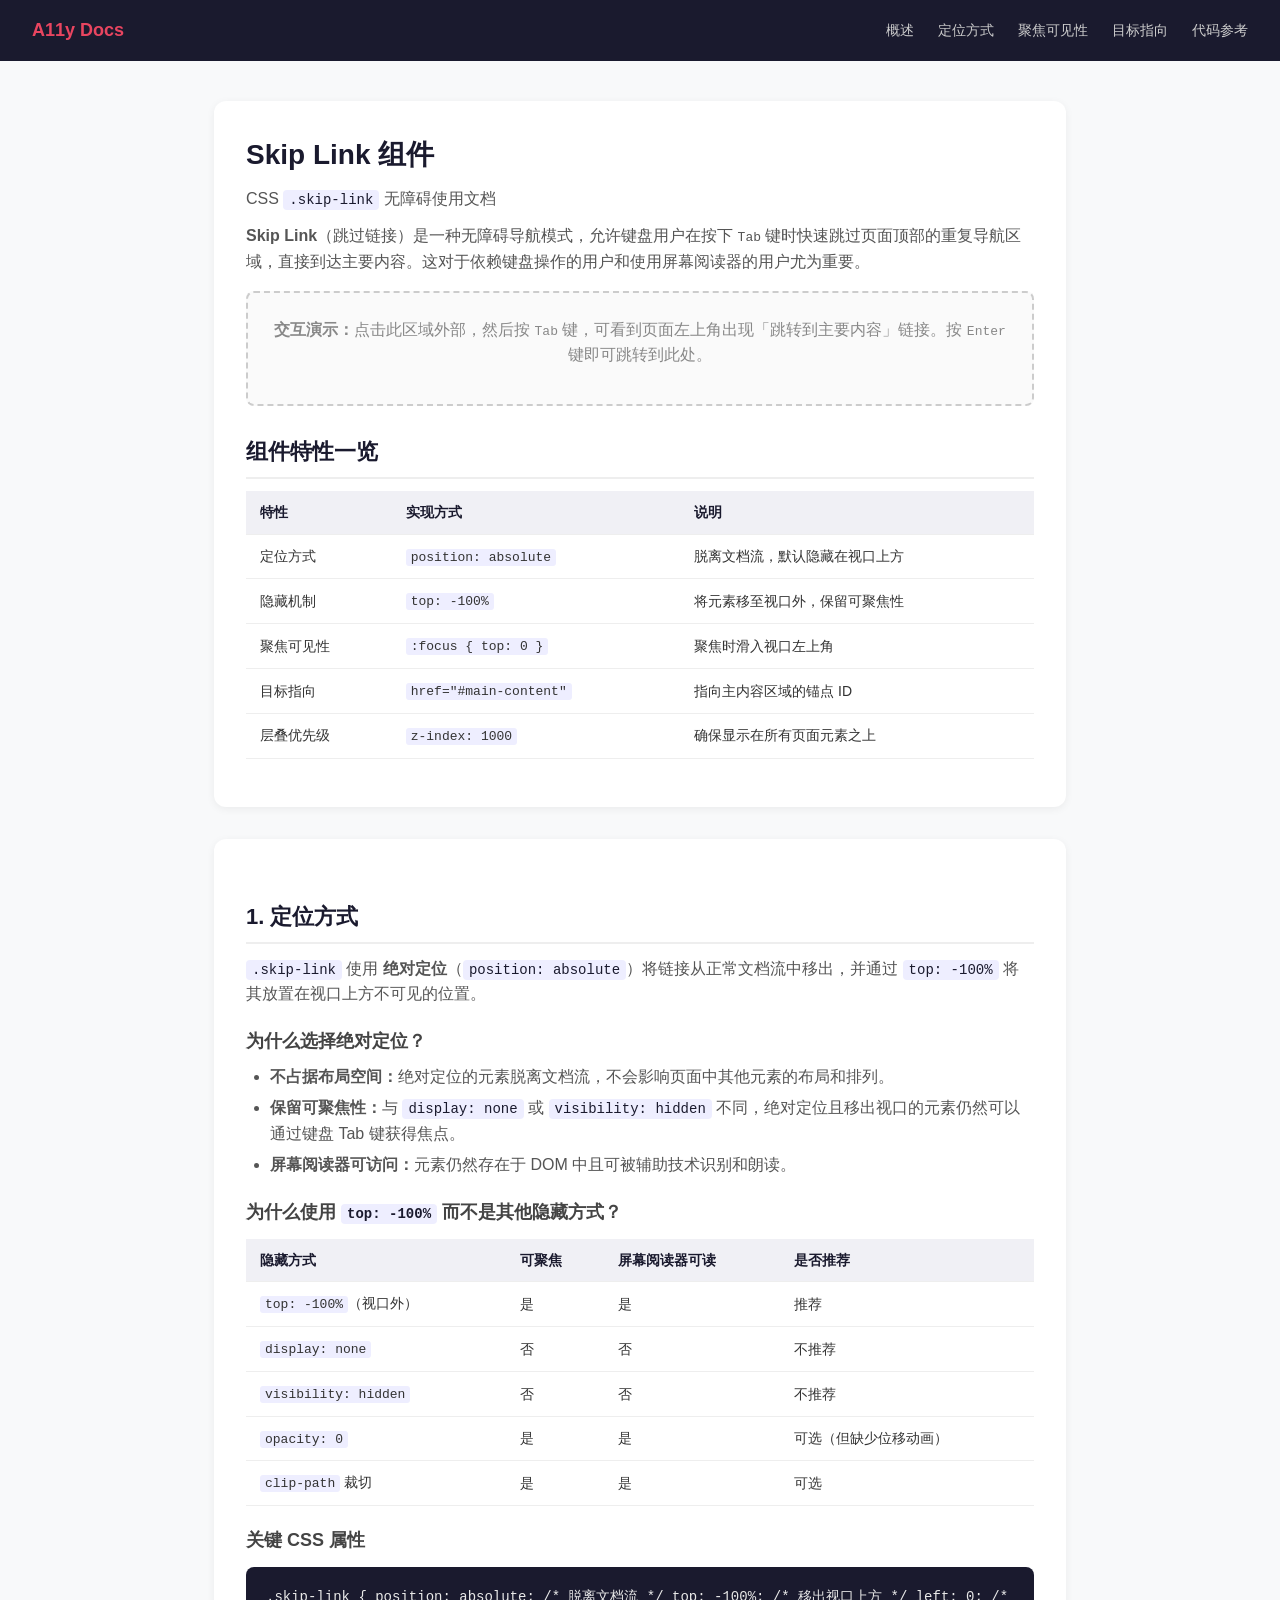
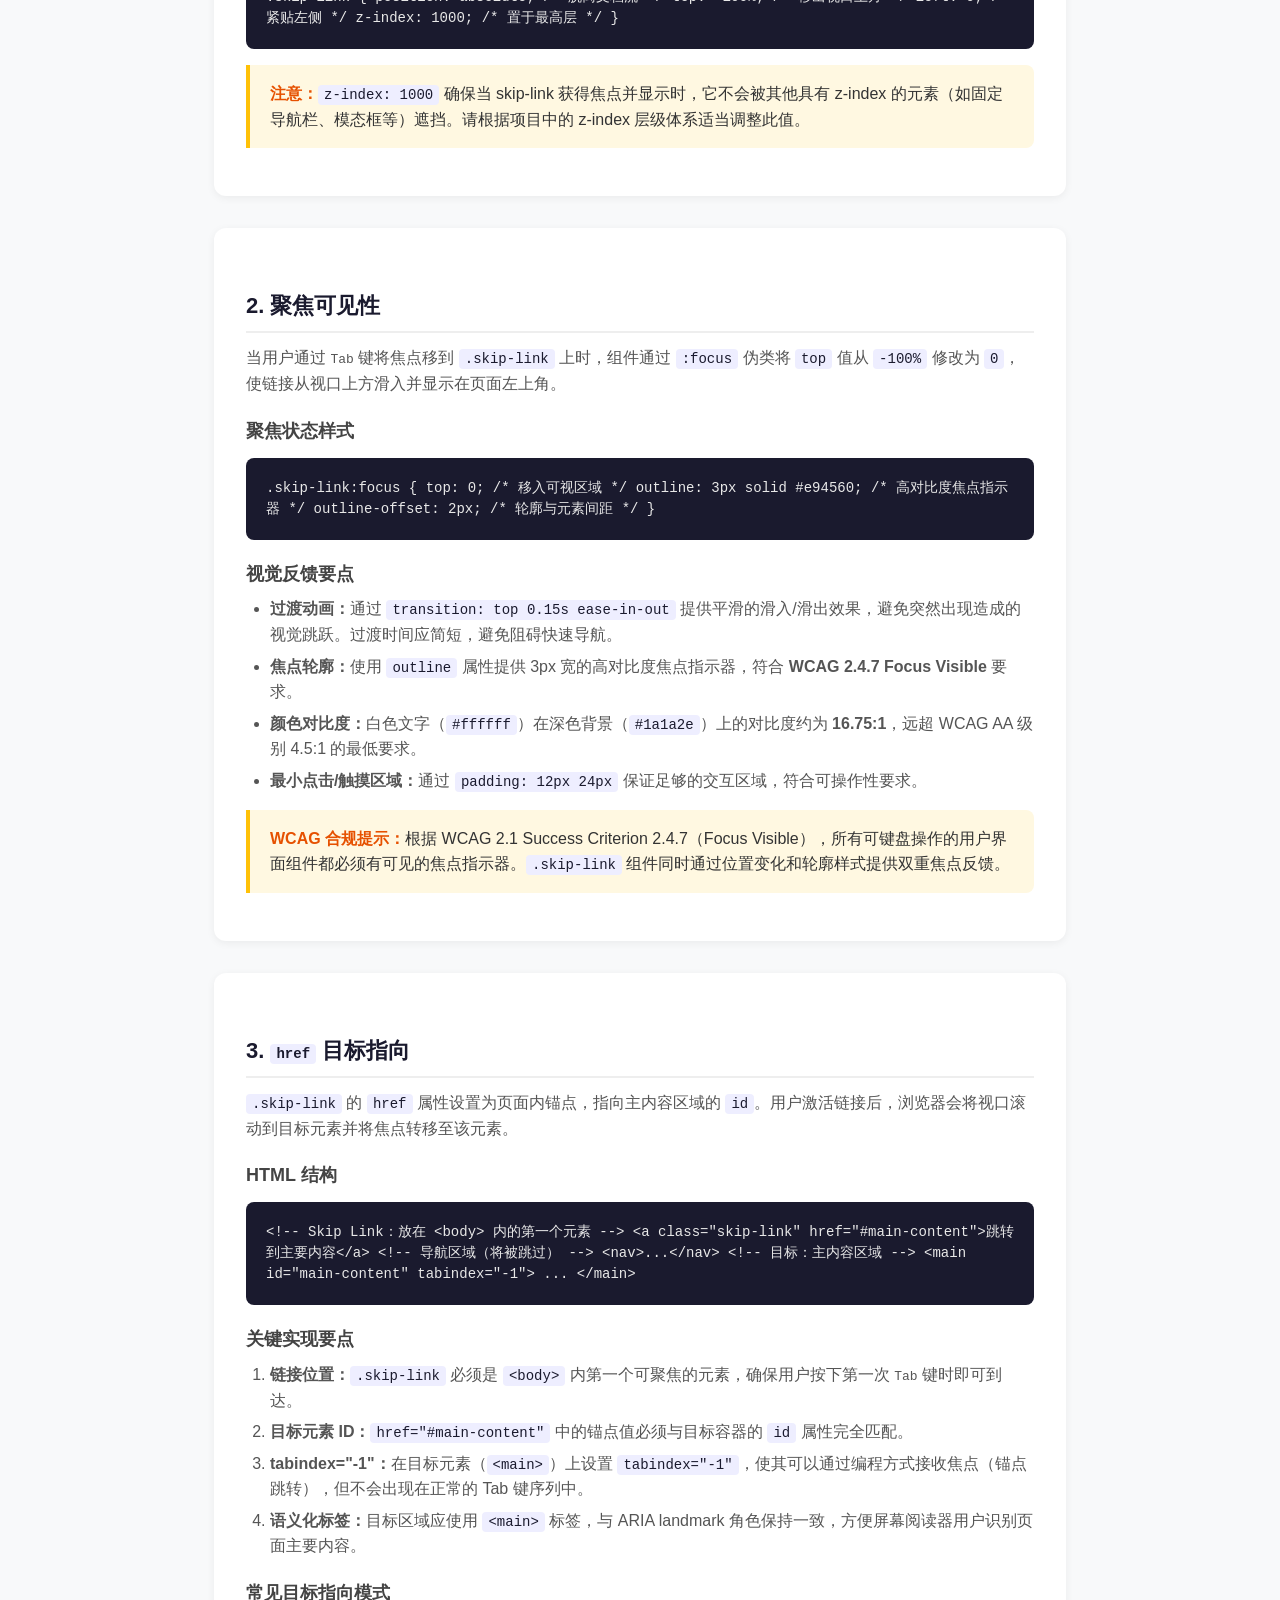
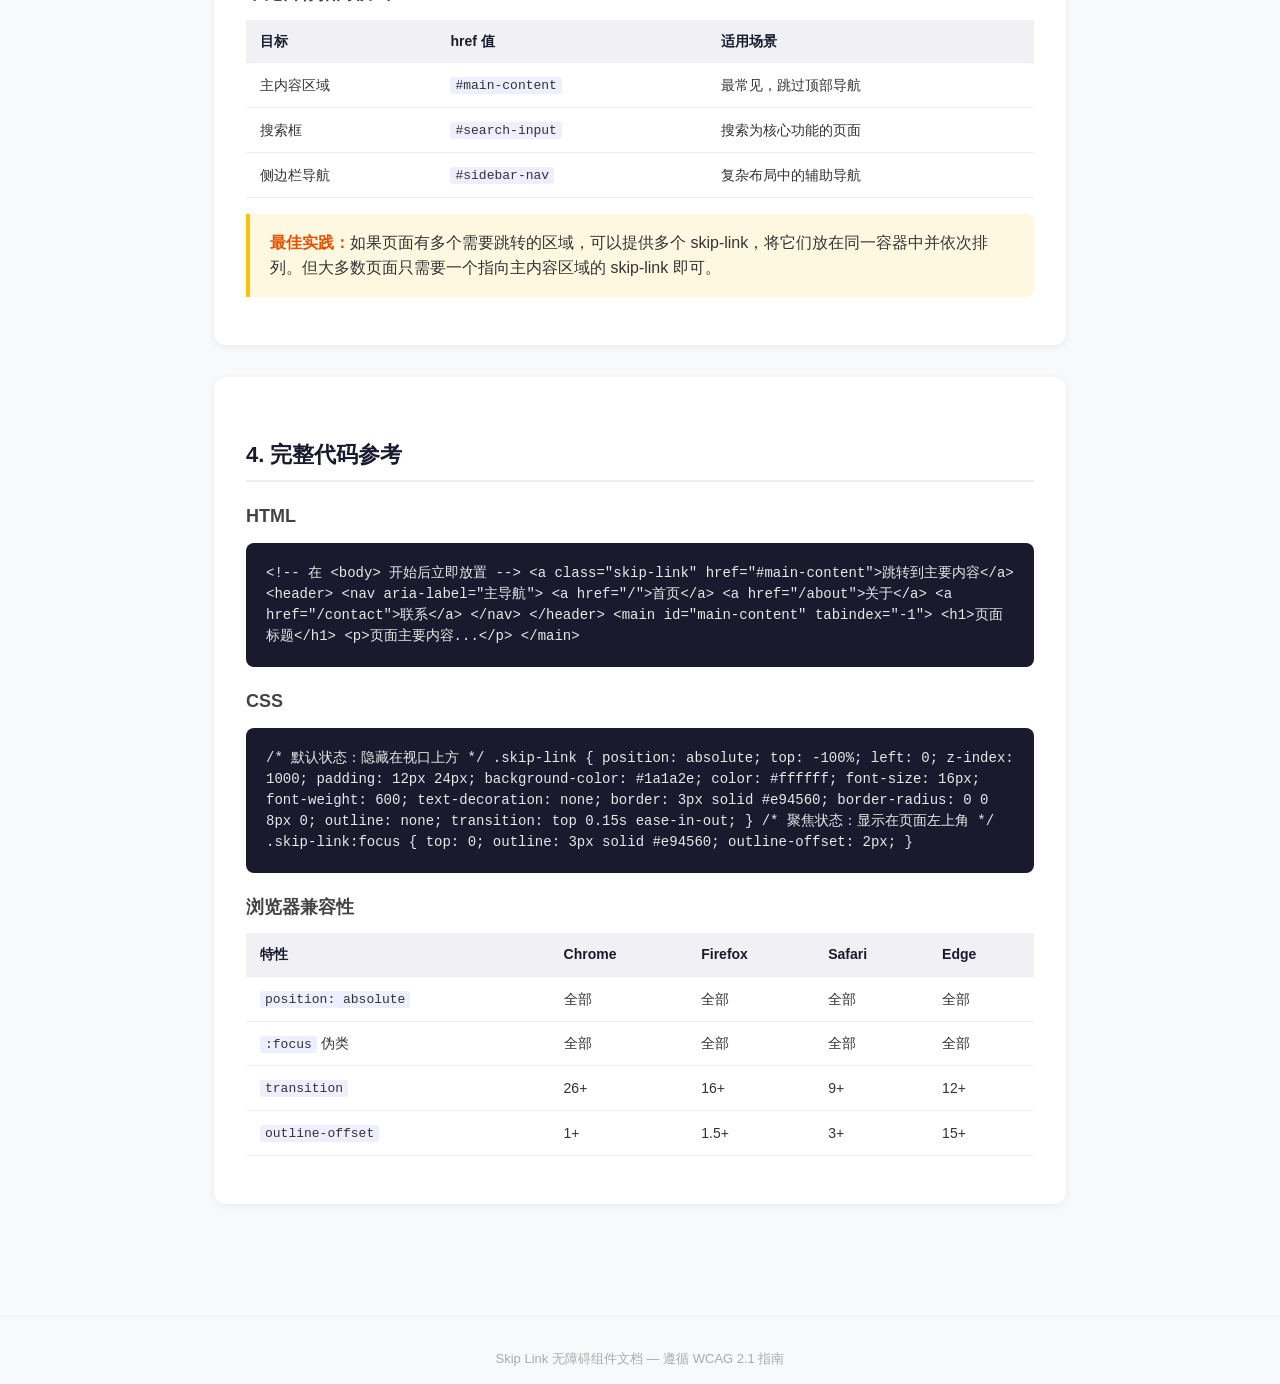
<file: src/index.html>
<!DOCTYPE html>
<html lang="zh-CN">
<head>
  <meta charset="UTF-8">
  <meta name="viewport" content="width=device-width, initial-scale=1.0">
  <title>Skip Link 组件 — 无障碍使用文档</title>
  <link rel="stylesheet" href="style.css">
</head>
<body>

  <!-- ============================
       Skip Link 组件实例
       ============================ -->
  <a class="skip-link" href="#main-content">跳转到主要内容</a>

  <!-- 导航栏（用于演示 skip-link 的跳过效果） -->
  <nav class="site-nav" aria-label="主导航">
    <span class="logo">A11y Docs</span>
    <a href="#overview">概述</a>
    <a href="#positioning">定位方式</a>
    <a href="#focus-visibility">聚焦可见性</a>
    <a href="#href-target">目标指向</a>
    <a href="#code-reference">代码参考</a>
  </nav>

  <!-- 主内容区域 -->
  <main class="main-content" id="main-content" tabindex="-1">

    <!-- 概述 -->
    <section class="doc-section" id="overview">
      <h1>Skip Link 组件</h1>
      <p class="subtitle">CSS <code class="code-inline">.skip-link</code> 无障碍使用文档</p>

      <p><strong>Skip Link</strong>（跳过链接）是一种无障碍导航模式，允许键盘用户在按下 <kbd>Tab</kbd> 键时快速跳过页面顶部的重复导航区域，直接到达主要内容。这对于依赖键盘操作的用户和使用屏幕阅读器的用户尤为重要。</p>

      <div class="demo-area">
        <p><strong>交互演示：</strong>点击此区域外部，然后按 <kbd>Tab</kbd> 键，可看到页面左上角出现「跳转到主要内容」链接。按 <kbd>Enter</kbd> 键即可跳转到此处。</p>
      </div>

      <h2>组件特性一览</h2>
      <table class="property-table">
        <thead>
          <tr>
            <th>特性</th>
            <th>实现方式</th>
            <th>说明</th>
          </tr>
        </thead>
        <tbody>
          <tr>
            <td>定位方式</td>
            <td><code>position: absolute</code></td>
            <td>脱离文档流，默认隐藏在视口上方</td>
          </tr>
          <tr>
            <td>隐藏机制</td>
            <td><code>top: -100%</code></td>
            <td>将元素移至视口外，保留可聚焦性</td>
          </tr>
          <tr>
            <td>聚焦可见性</td>
            <td><code>:focus { top: 0 }</code></td>
            <td>聚焦时滑入视口左上角</td>
          </tr>
          <tr>
            <td>目标指向</td>
            <td><code>href="#main-content"</code></td>
            <td>指向主内容区域的锚点 ID</td>
          </tr>
          <tr>
            <td>层叠优先级</td>
            <td><code>z-index: 1000</code></td>
            <td>确保显示在所有页面元素之上</td>
          </tr>
        </tbody>
      </table>
    </section>

    <!-- 定位方式 -->
    <section class="doc-section" id="positioning">
      <h2>1. 定位方式</h2>

      <p><code class="code-inline">.skip-link</code> 使用 <strong>绝对定位</strong>（<code class="code-inline">position: absolute</code>）将链接从正常文档流中移出，并通过 <code class="code-inline">top: -100%</code> 将其放置在视口上方不可见的位置。</p>

      <h3>为什么选择绝对定位？</h3>
      <ul>
        <li><strong>不占据布局空间：</strong>绝对定位的元素脱离文档流，不会影响页面中其他元素的布局和排列。</li>
        <li><strong>保留可聚焦性：</strong>与 <code class="code-inline">display: none</code> 或 <code class="code-inline">visibility: hidden</code> 不同，绝对定位且移出视口的元素仍然可以通过键盘 Tab 键获得焦点。</li>
        <li><strong>屏幕阅读器可访问：</strong>元素仍然存在于 DOM 中且可被辅助技术识别和朗读。</li>
      </ul>

      <h3>为什么使用 <code class="code-inline">top: -100%</code> 而不是其他隐藏方式？</h3>
      <table class="property-table">
        <thead>
          <tr>
            <th>隐藏方式</th>
            <th>可聚焦</th>
            <th>屏幕阅读器可读</th>
            <th>是否推荐</th>
          </tr>
        </thead>
        <tbody>
          <tr>
            <td><code>top: -100%</code>（视口外）</td>
            <td>是</td>
            <td>是</td>
            <td>推荐</td>
          </tr>
          <tr>
            <td><code>display: none</code></td>
            <td>否</td>
            <td>否</td>
            <td>不推荐</td>
          </tr>
          <tr>
            <td><code>visibility: hidden</code></td>
            <td>否</td>
            <td>否</td>
            <td>不推荐</td>
          </tr>
          <tr>
            <td><code>opacity: 0</code></td>
            <td>是</td>
            <td>是</td>
            <td>可选（但缺少位移动画）</td>
          </tr>
          <tr>
            <td><code>clip-path</code> 裁切</td>
            <td>是</td>
            <td>是</td>
            <td>可选</td>
          </tr>
        </tbody>
      </table>

      <h3>关键 CSS 属性</h3>
      <div class="code-block"><code>.skip-link {
  position: absolute;   /* 脱离文档流 */
  top: -100%;           /* 移出视口上方 */
  left: 0;              /* 紧贴左侧 */
  z-index: 1000;        /* 置于最高层 */
}</code></div>

      <div class="note-box">
        <strong>注意：</strong><code class="code-inline">z-index: 1000</code> 确保当 skip-link 获得焦点并显示时，它不会被其他具有 z-index 的元素（如固定导航栏、模态框等）遮挡。请根据项目中的 z-index 层级体系适当调整此值。
      </div>
    </section>

    <!-- 聚焦可见性 -->
    <section class="doc-section" id="focus-visibility">
      <h2>2. 聚焦可见性</h2>

      <p>当用户通过 <kbd>Tab</kbd> 键将焦点移到 <code class="code-inline">.skip-link</code> 上时，组件通过 <code class="code-inline">:focus</code> 伪类将 <code class="code-inline">top</code> 值从 <code class="code-inline">-100%</code> 修改为 <code class="code-inline">0</code>，使链接从视口上方滑入并显示在页面左上角。</p>

      <h3>聚焦状态样式</h3>
      <div class="code-block"><code>.skip-link:focus {
  top: 0;                         /* 移入可视区域 */
  outline: 3px solid #e94560;     /* 高对比度焦点指示器 */
  outline-offset: 2px;            /* 轮廓与元素间距 */
}</code></div>

      <h3>视觉反馈要点</h3>
      <ul>
        <li><strong>过渡动画：</strong>通过 <code class="code-inline">transition: top 0.15s ease-in-out</code> 提供平滑的滑入/滑出效果，避免突然出现造成的视觉跳跃。过渡时间应简短，避免阻碍快速导航。</li>
        <li><strong>焦点轮廓：</strong>使用 <code class="code-inline">outline</code> 属性提供 3px 宽的高对比度焦点指示器，符合 <strong>WCAG 2.4.7 Focus Visible</strong> 要求。</li>
        <li><strong>颜色对比度：</strong>白色文字（<code class="code-inline">#ffffff</code>）在深色背景（<code class="code-inline">#1a1a2e</code>）上的对比度约为 <strong>16.75:1</strong>，远超 WCAG AA 级别 4.5:1 的最低要求。</li>
        <li><strong>最小点击/触摸区域：</strong>通过 <code class="code-inline">padding: 12px 24px</code> 保证足够的交互区域，符合可操作性要求。</li>
      </ul>

      <div class="note-box">
        <strong>WCAG 合规提示：</strong>根据 WCAG 2.1 Success Criterion 2.4.7（Focus Visible），所有可键盘操作的用户界面组件都必须有可见的焦点指示器。<code class="code-inline">.skip-link</code> 组件同时通过位置变化和轮廓样式提供双重焦点反馈。
      </div>
    </section>

    <!-- href 目标指向 -->
    <section class="doc-section" id="href-target">
      <h2>3. <code class="code-inline">href</code> 目标指向</h2>

      <p><code class="code-inline">.skip-link</code> 的 <code class="code-inline">href</code> 属性设置为页面内锚点，指向主内容区域的 <code class="code-inline">id</code>。用户激活链接后，浏览器会将视口滚动到目标元素并将焦点转移至该元素。</p>

      <h3>HTML 结构</h3>
      <div class="code-block"><code>&lt;!-- Skip Link：放在 &lt;body&gt; 内的第一个元素 --&gt;
&lt;a class="skip-link" href="#main-content"&gt;跳转到主要内容&lt;/a&gt;

&lt;!-- 导航区域（将被跳过） --&gt;
&lt;nav&gt;...&lt;/nav&gt;

&lt;!-- 目标：主内容区域 --&gt;
&lt;main id="main-content" tabindex="-1"&gt;
  ...
&lt;/main&gt;</code></div>

      <h3>关键实现要点</h3>
      <ol>
        <li>
          <strong>链接位置：</strong><code class="code-inline">.skip-link</code> 必须是 <code class="code-inline">&lt;body&gt;</code> 内第一个可聚焦的元素，确保用户按下第一次 <kbd>Tab</kbd> 键时即可到达。
        </li>
        <li>
          <strong>目标元素 ID：</strong><code class="code-inline">href="#main-content"</code> 中的锚点值必须与目标容器的 <code class="code-inline">id</code> 属性完全匹配。
        </li>
        <li>
          <strong>tabindex="-1"：</strong>在目标元素（<code class="code-inline">&lt;main&gt;</code>）上设置 <code class="code-inline">tabindex="-1"</code>，使其可以通过编程方式接收焦点（锚点跳转），但不会出现在正常的 Tab 键序列中。
        </li>
        <li>
          <strong>语义化标签：</strong>目标区域应使用 <code class="code-inline">&lt;main&gt;</code> 标签，与 ARIA landmark 角色保持一致，方便屏幕阅读器用户识别页面主要内容。
        </li>
      </ol>

      <h3>常见目标指向模式</h3>
      <table class="property-table">
        <thead>
          <tr>
            <th>目标</th>
            <th>href 值</th>
            <th>适用场景</th>
          </tr>
        </thead>
        <tbody>
          <tr>
            <td>主内容区域</td>
            <td><code>#main-content</code></td>
            <td>最常见，跳过顶部导航</td>
          </tr>
          <tr>
            <td>搜索框</td>
            <td><code>#search-input</code></td>
            <td>搜索为核心功能的页面</td>
          </tr>
          <tr>
            <td>侧边栏导航</td>
            <td><code>#sidebar-nav</code></td>
            <td>复杂布局中的辅助导航</td>
          </tr>
        </tbody>
      </table>

      <div class="note-box">
        <strong>最佳实践：</strong>如果页面有多个需要跳转的区域，可以提供多个 skip-link，将它们放在同一容器中并依次排列。但大多数页面只需要一个指向主内容区域的 skip-link 即可。
      </div>
    </section>

    <!-- 完整代码参考 -->
    <section class="doc-section" id="code-reference">
      <h2>4. 完整代码参考</h2>

      <h3>HTML</h3>
      <div class="code-block"><code>&lt;!-- 在 &lt;body&gt; 开始后立即放置 --&gt;
&lt;a class="skip-link" href="#main-content"&gt;跳转到主要内容&lt;/a&gt;

&lt;header&gt;
  &lt;nav aria-label="主导航"&gt;
    &lt;a href="/"&gt;首页&lt;/a&gt;
    &lt;a href="/about"&gt;关于&lt;/a&gt;
    &lt;a href="/contact"&gt;联系&lt;/a&gt;
  &lt;/nav&gt;
&lt;/header&gt;

&lt;main id="main-content" tabindex="-1"&gt;
  &lt;h1&gt;页面标题&lt;/h1&gt;
  &lt;p&gt;页面主要内容...&lt;/p&gt;
&lt;/main&gt;</code></div>

      <h3>CSS</h3>
      <div class="code-block"><code>/* 默认状态：隐藏在视口上方 */
.skip-link {
  position: absolute;
  top: -100%;
  left: 0;
  z-index: 1000;
  padding: 12px 24px;
  background-color: #1a1a2e;
  color: #ffffff;
  font-size: 16px;
  font-weight: 600;
  text-decoration: none;
  border: 3px solid #e94560;
  border-radius: 0 0 8px 0;
  outline: none;
  transition: top 0.15s ease-in-out;
}

/* 聚焦状态：显示在页面左上角 */
.skip-link:focus {
  top: 0;
  outline: 3px solid #e94560;
  outline-offset: 2px;
}</code></div>

      <h3>浏览器兼容性</h3>
      <table class="property-table">
        <thead>
          <tr>
            <th>特性</th>
            <th>Chrome</th>
            <th>Firefox</th>
            <th>Safari</th>
            <th>Edge</th>
          </tr>
        </thead>
        <tbody>
          <tr>
            <td><code>position: absolute</code></td>
            <td>全部</td>
            <td>全部</td>
            <td>全部</td>
            <td>全部</td>
          </tr>
          <tr>
            <td><code>:focus</code> 伪类</td>
            <td>全部</td>
            <td>全部</td>
            <td>全部</td>
            <td>全部</td>
          </tr>
          <tr>
            <td><code>transition</code></td>
            <td>26+</td>
            <td>16+</td>
            <td>9+</td>
            <td>12+</td>
          </tr>
          <tr>
            <td><code>outline-offset</code></td>
            <td>1+</td>
            <td>1.5+</td>
            <td>3+</td>
            <td>15+</td>
          </tr>
        </tbody>
      </table>
    </section>

  </main>

  <footer class="site-footer">
    <p>Skip Link 无障碍组件文档 &mdash; 遵循 WCAG 2.1 指南</p>
  </footer>

</body>
</html>
</file>
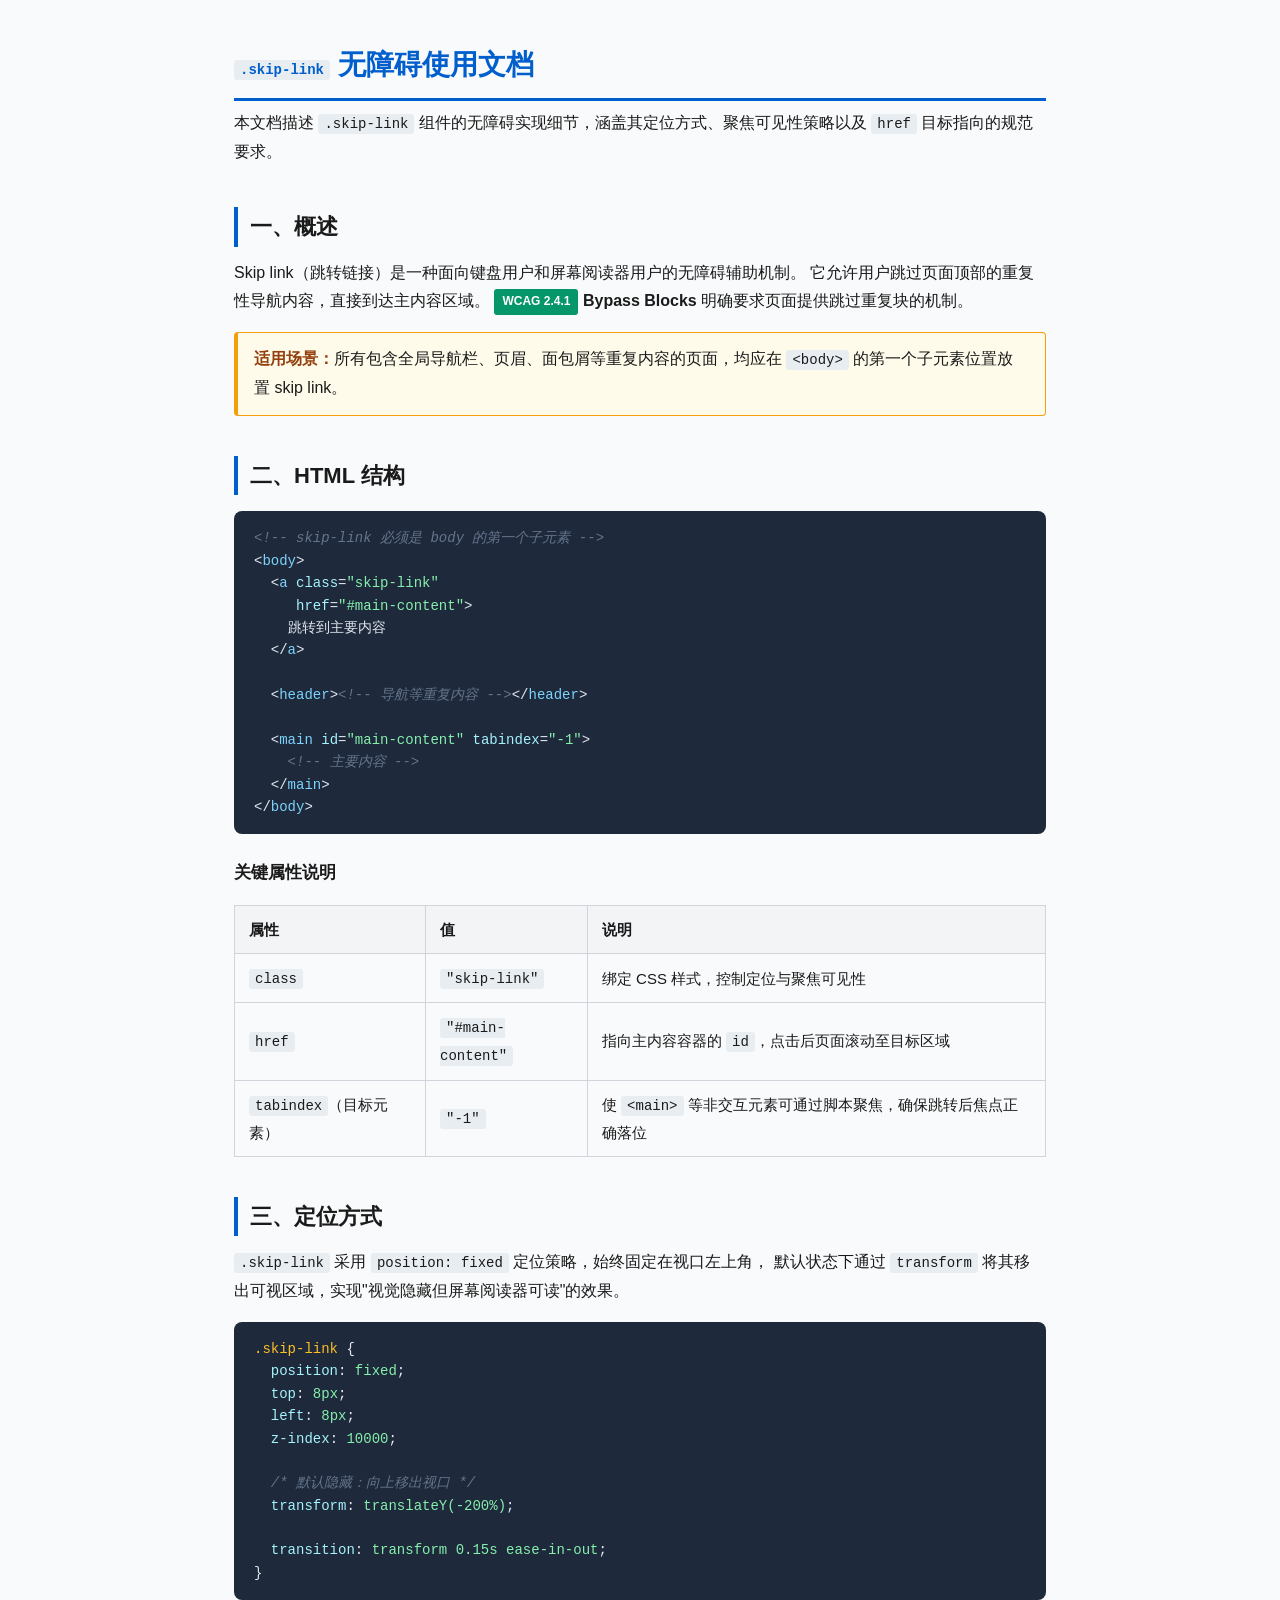
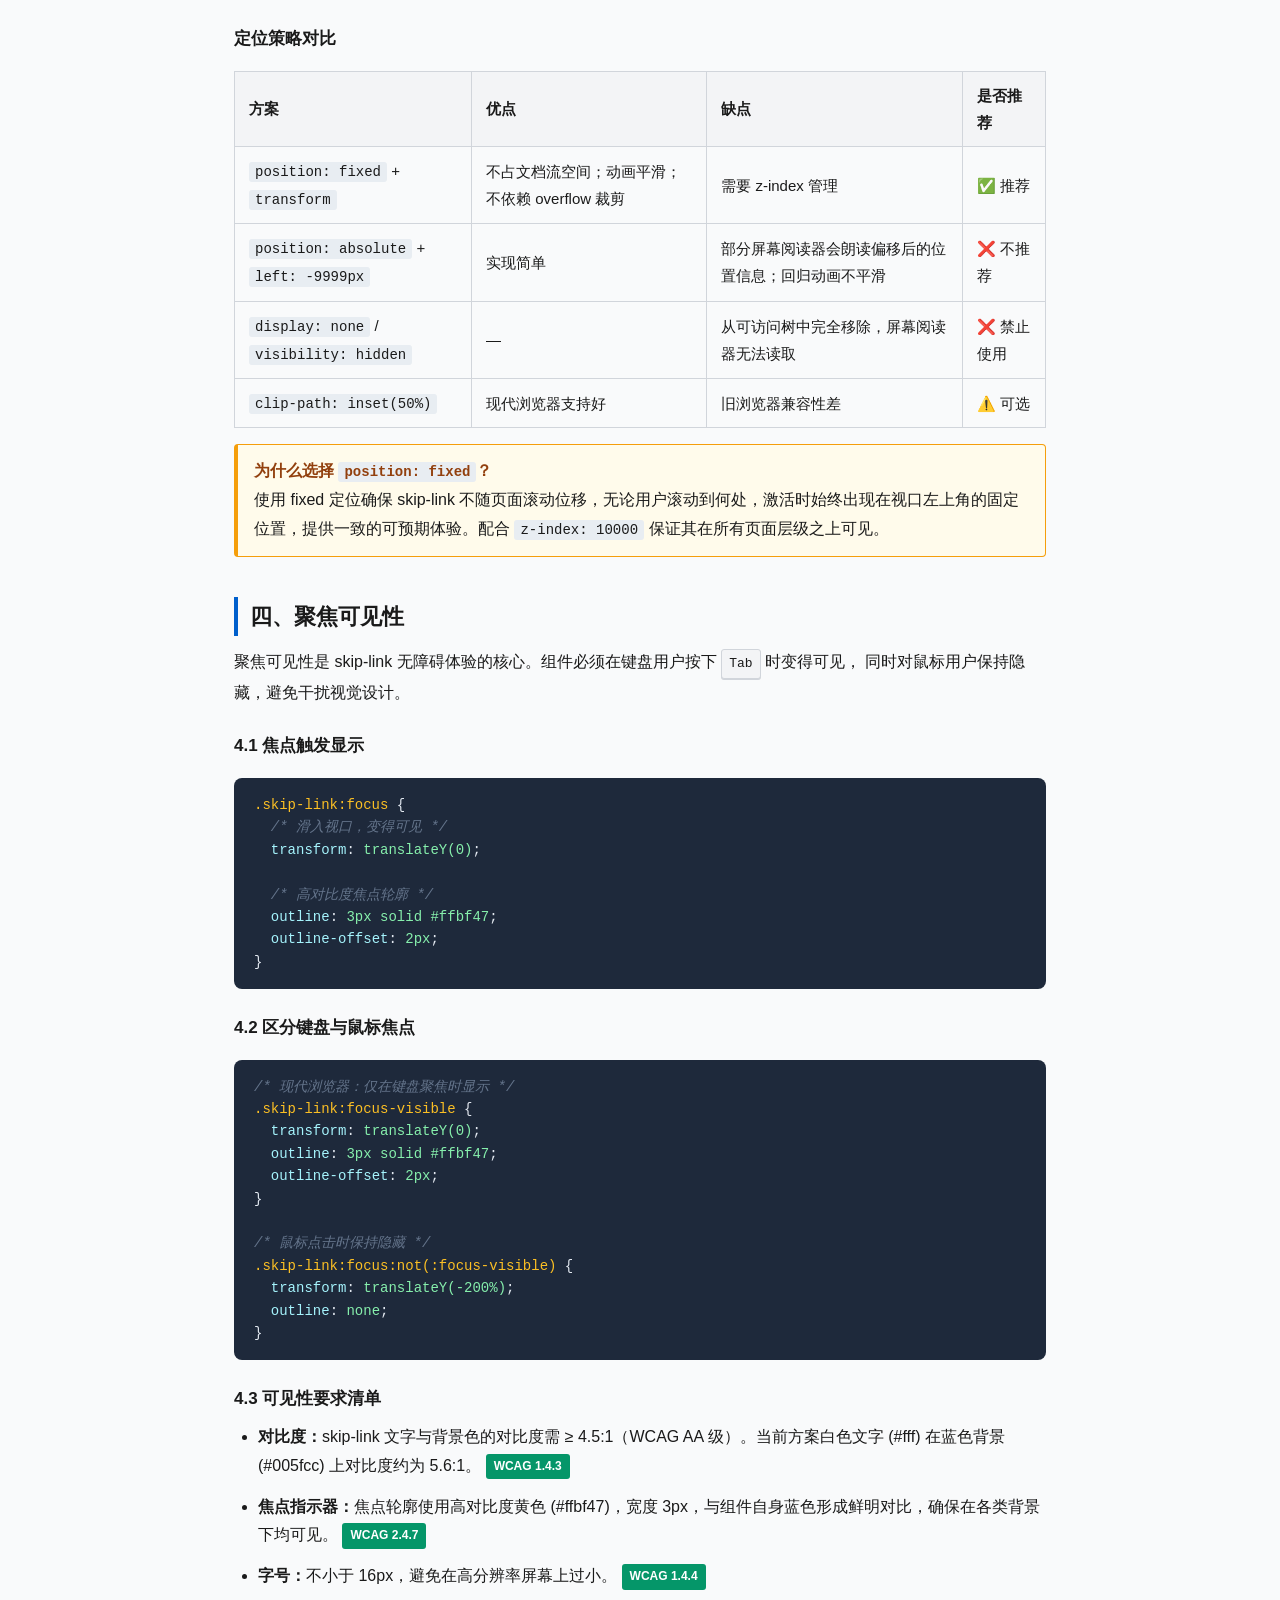
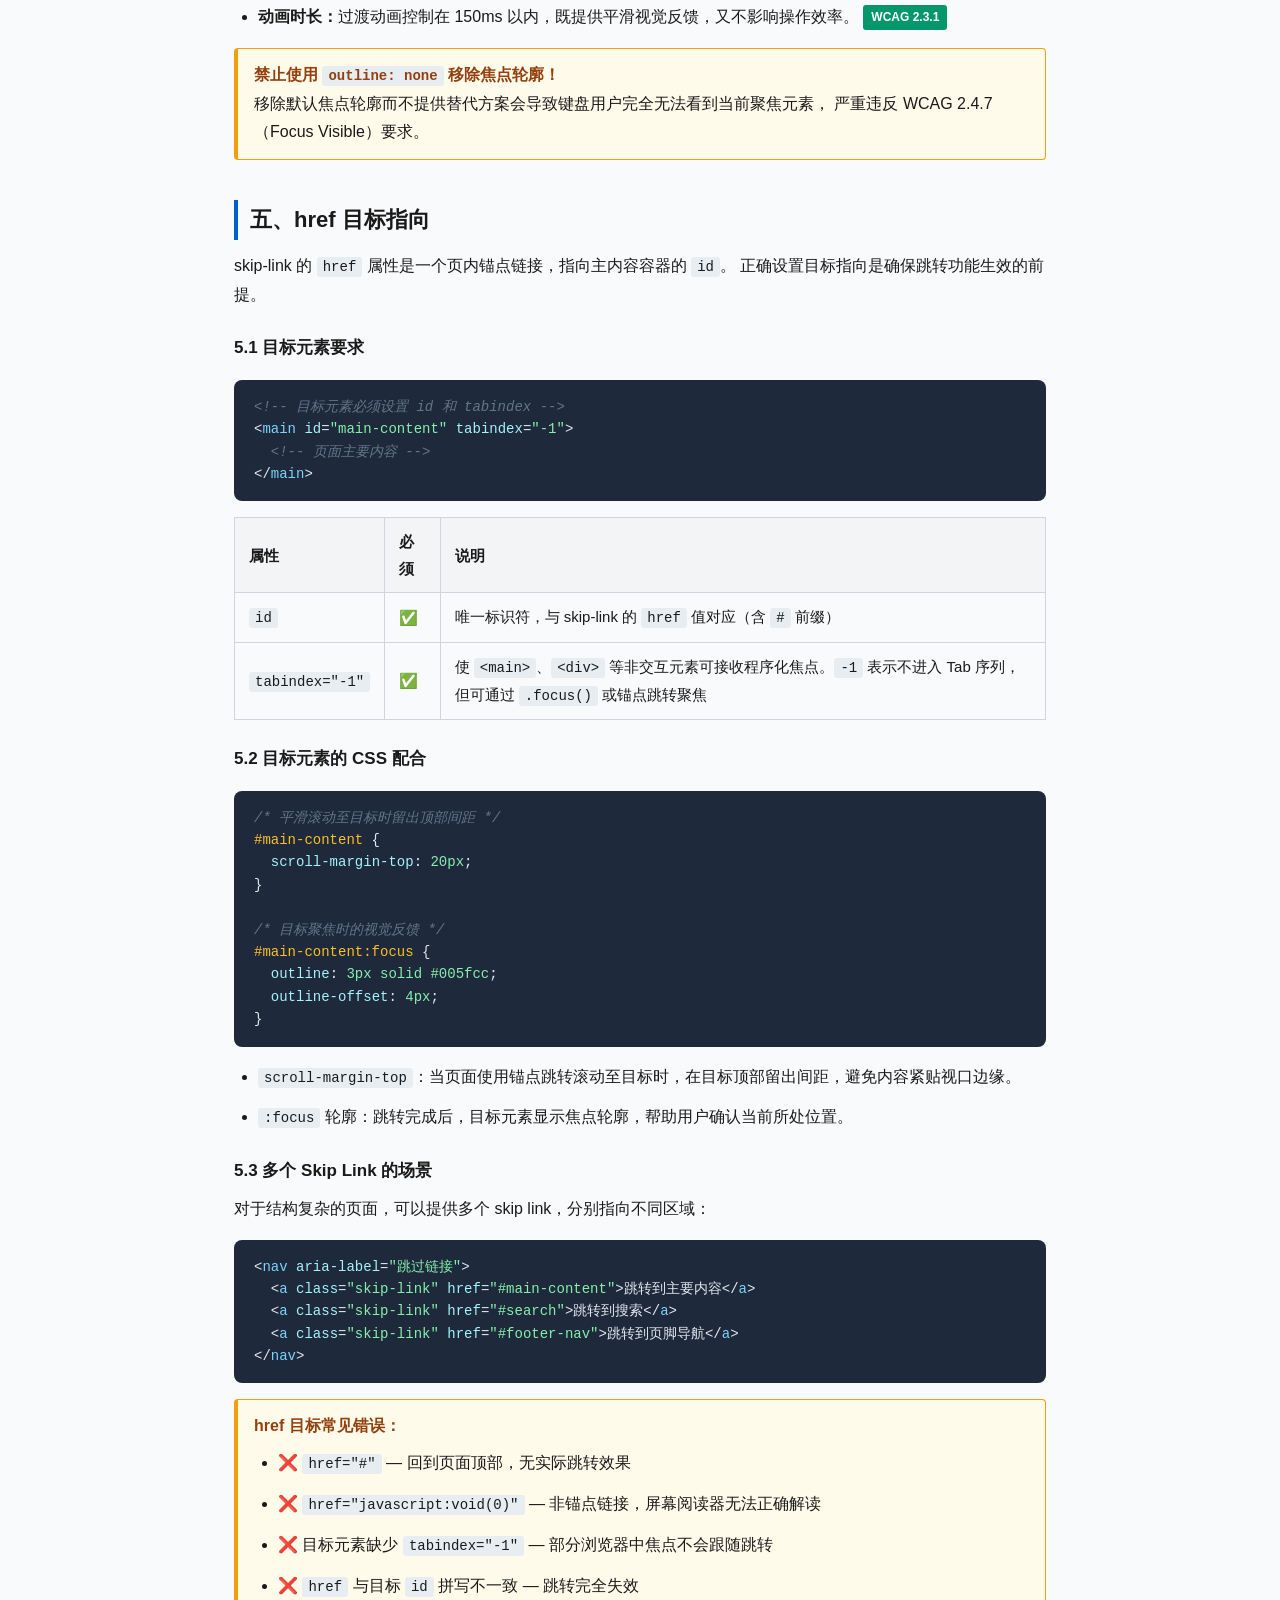
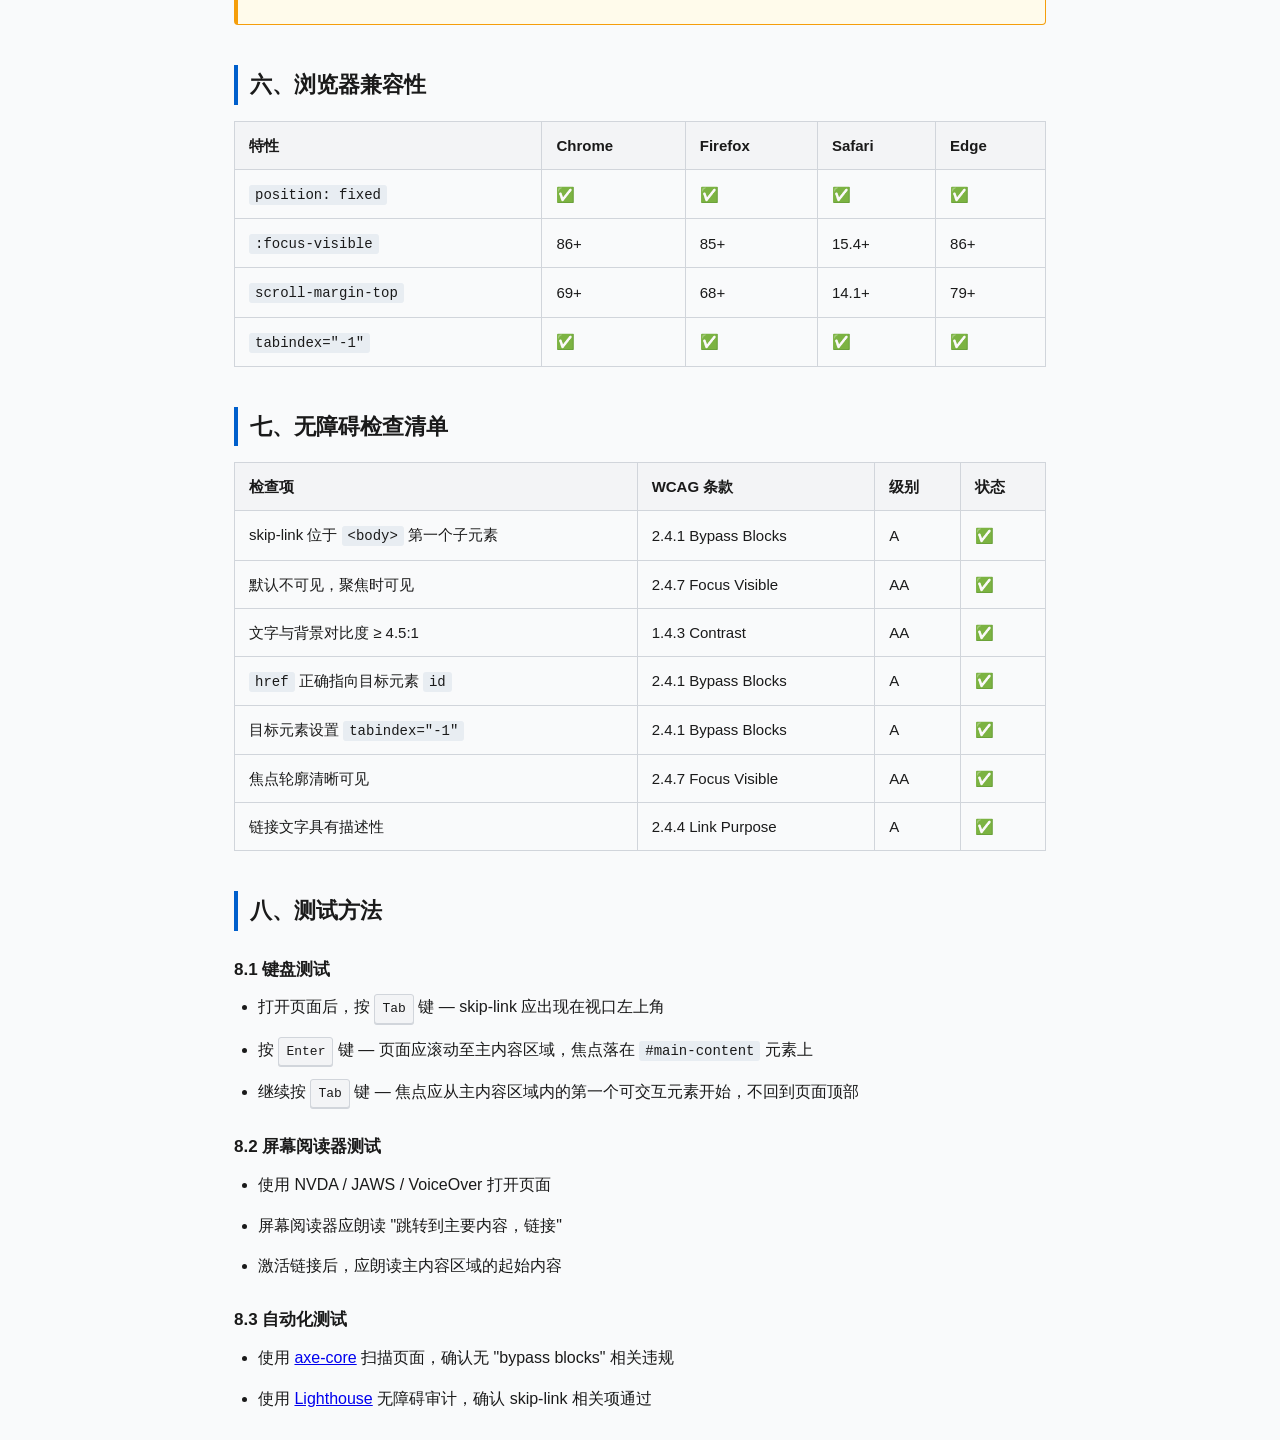
<file: src/docs.html>
<!DOCTYPE html>
<html lang="zh-CN">
<head>
  <meta charset="UTF-8">
  <meta name="viewport" content="width=device-width, initial-scale=1.0">
  <title>Skip Link 无障碍使用文档</title>
  <style>
    *, *::before, *::after { box-sizing: border-box; margin: 0; padding: 0; }
    body {
      font-family: -apple-system, BlinkMacSystemFont, "Segoe UI", Roboto, sans-serif;
      line-height: 1.8;
      color: #1a1a1a;
      background: #f9fafb;
      max-width: 860px;
      margin: 0 auto;
      padding: 40px 24px;
    }
    h1 { font-size: 28px; margin-bottom: 8px; color: #005fcc; border-bottom: 3px solid #005fcc; padding-bottom: 8px; }
    h2 { font-size: 22px; margin-top: 40px; margin-bottom: 12px; color: #1a1a1a; border-left: 4px solid #005fcc; padding-left: 12px; }
    h3 { font-size: 17px; margin-top: 24px; margin-bottom: 8px; }
    p, li { margin-bottom: 12px; }
    ul { padding-left: 24px; }
    code {
      background: #e8edf2;
      padding: 2px 6px;
      border-radius: 3px;
      font-size: 14px;
      font-family: "SF Mono", "Fira Code", Consolas, monospace;
    }
    pre {
      background: #1e293b;
      color: #e2e8f0;
      padding: 16px 20px;
      border-radius: 8px;
      overflow-x: auto;
      margin: 16px 0;
      font-size: 14px;
      line-height: 1.6;
    }
    pre code {
      background: none;
      padding: 0;
      color: inherit;
    }
    .keyword { color: #7dd3fc; }
    .selector { color: #fbbf24; }
    .property { color: #a5f3fc; }
    .value { color: #86efac; }
    .comment { color: #64748b; font-style: italic; }
    .note {
      background: #fffbeb;
      border: 1px solid #f59e0b;
      border-left: 4px solid #f59e0b;
      padding: 12px 16px;
      border-radius: 4px;
      margin: 16px 0;
    }
    .note strong { color: #92400e; }
    .wcag-badge {
      display: inline-block;
      background: #059669;
      color: #fff;
      padding: 2px 8px;
      border-radius: 3px;
      font-size: 12px;
      font-weight: 600;
      vertical-align: middle;
    }
    table {
      width: 100%;
      border-collapse: collapse;
      margin: 16px 0;
      font-size: 15px;
    }
    th, td {
      text-align: left;
      padding: 10px 14px;
      border: 1px solid #d1d5db;
    }
    th { background: #f3f4f6; font-weight: 600; }
    kbd {
      display: inline-block;
      padding: 2px 7px;
      font-size: 13px;
      font-family: monospace;
      background: #f3f4f6;
      border: 1px solid #d1d5db;
      border-radius: 3px;
      box-shadow: 0 1px 0 #d1d5db;
    }
  </style>
</head>
<body>

<h1><code>.skip-link</code> 无障碍使用文档</h1>
<p>本文档描述 <code>.skip-link</code> 组件的无障碍实现细节，涵盖其定位方式、聚焦可见性策略以及 <code>href</code> 目标指向的规范要求。</p>

<!-- ======================================== -->
<h2>一、概述</h2>
<!-- ======================================== -->
<p>
  Skip link（跳转链接）是一种面向键盘用户和屏幕阅读器用户的无障碍辅助机制。
  它允许用户跳过页面顶部的重复性导航内容，直接到达主内容区域。
  <span class="wcag-badge">WCAG 2.4.1</span> <strong>Bypass Blocks</strong> 明确要求页面提供跳过重复块的机制。
</p>

<div class="note">
  <strong>适用场景：</strong>所有包含全局导航栏、页眉、面包屑等重复内容的页面，均应在 <code>&lt;body&gt;</code> 的第一个子元素位置放置 skip link。
</div>

<!-- ======================================== -->
<h2>二、HTML 结构</h2>
<!-- ======================================== -->

<pre><code><span class="comment">&lt;!-- skip-link 必须是 body 的第一个子元素 --&gt;</span>
&lt;<span class="keyword">body</span>&gt;
  &lt;<span class="keyword">a</span> <span class="property">class</span>=<span class="value">"skip-link"</span>
     <span class="property">href</span>=<span class="value">"#main-content"</span>&gt;
    跳转到主要内容
  &lt;/<span class="keyword">a</span>&gt;

  &lt;<span class="keyword">header</span>&gt;<span class="comment">&lt;!-- 导航等重复内容 --&gt;</span>&lt;/<span class="keyword">header</span>&gt;

  &lt;<span class="keyword">main</span> <span class="property">id</span>=<span class="value">"main-content"</span> <span class="property">tabindex</span>=<span class="value">"-1"</span>&gt;
    <span class="comment">&lt;!-- 主要内容 --&gt;</span>
  &lt;/<span class="keyword">main</span>&gt;
&lt;/<span class="keyword">body</span>&gt;</code></pre>

<h3>关键属性说明</h3>
<table>
  <thead>
    <tr><th>属性</th><th>值</th><th>说明</th></tr>
  </thead>
  <tbody>
    <tr>
      <td><code>class</code></td>
      <td><code>"skip-link"</code></td>
      <td>绑定 CSS 样式，控制定位与聚焦可见性</td>
    </tr>
    <tr>
      <td><code>href</code></td>
      <td><code>"#main-content"</code></td>
      <td>指向主内容容器的 <code>id</code>，点击后页面滚动至目标区域</td>
    </tr>
    <tr>
      <td><code>tabindex</code>（目标元素）</td>
      <td><code>"-1"</code></td>
      <td>使 <code>&lt;main&gt;</code> 等非交互元素可通过脚本聚焦，确保跳转后焦点正确落位</td>
    </tr>
  </tbody>
</table>

<!-- ======================================== -->
<h2>三、定位方式</h2>
<!-- ======================================== -->

<p>
  <code>.skip-link</code> 采用 <code>position: fixed</code> 定位策略，始终固定在视口左上角，
  默认状态下通过 <code>transform</code> 将其移出可视区域，实现"视觉隐藏但屏幕阅读器可读"的效果。
</p>

<pre><code><span class="selector">.skip-link</span> {
  <span class="property">position</span>: <span class="value">fixed</span>;
  <span class="property">top</span>: <span class="value">8px</span>;
  <span class="property">left</span>: <span class="value">8px</span>;
  <span class="property">z-index</span>: <span class="value">10000</span>;

  <span class="comment">/* 默认隐藏：向上移出视口 */</span>
  <span class="property">transform</span>: <span class="value">translateY(-200%)</span>;

  <span class="property">transition</span>: <span class="value">transform 0.15s ease-in-out</span>;
}</code></pre>

<h3>定位策略对比</h3>
<table>
  <thead>
    <tr><th>方案</th><th>优点</th><th>缺点</th><th>是否推荐</th></tr>
  </thead>
  <tbody>
    <tr>
      <td><code>position: fixed</code> + <code>transform</code></td>
      <td>不占文档流空间；动画平滑；不依赖 overflow 裁剪</td>
      <td>需要 z-index 管理</td>
      <td>✅ 推荐</td>
    </tr>
    <tr>
      <td><code>position: absolute</code> + <code>left: -9999px</code></td>
      <td>实现简单</td>
      <td>部分屏幕阅读器会朗读偏移后的位置信息；回归动画不平滑</td>
      <td>❌ 不推荐</td>
    </tr>
    <tr>
      <td><code>display: none</code> / <code>visibility: hidden</code></td>
      <td>—</td>
      <td>从可访问树中完全移除，屏幕阅读器无法读取</td>
      <td>❌ 禁止使用</td>
    </tr>
    <tr>
      <td><code>clip-path: inset(50%)</code></td>
      <td>现代浏览器支持好</td>
      <td>旧浏览器兼容性差</td>
      <td>⚠️ 可选</td>
    </tr>
  </tbody>
</table>

<div class="note">
  <strong>为什么选择 <code>position: fixed</code>？</strong><br>
  使用 fixed 定位确保 skip-link 不随页面滚动位移，无论用户滚动到何处，激活时始终出现在视口左上角的固定位置，提供一致的可预期体验。配合 <code>z-index: 10000</code> 保证其在所有页面层级之上可见。
</div>

<!-- ======================================== -->
<h2>四、聚焦可见性</h2>
<!-- ======================================== -->

<p>
  聚焦可见性是 skip-link 无障碍体验的核心。组件必须在键盘用户按下 <kbd>Tab</kbd> 时变得可见，
  同时对鼠标用户保持隐藏，避免干扰视觉设计。
</p>

<h3>4.1 焦点触发显示</h3>
<pre><code><span class="selector">.skip-link:focus</span> {
  <span class="comment">/* 滑入视口，变得可见 */</span>
  <span class="property">transform</span>: <span class="value">translateY(0)</span>;

  <span class="comment">/* 高对比度焦点轮廓 */</span>
  <span class="property">outline</span>: <span class="value">3px solid #ffbf47</span>;
  <span class="property">outline-offset</span>: <span class="value">2px</span>;
}</code></pre>

<h3>4.2 区分键盘与鼠标焦点</h3>
<pre><code><span class="comment">/* 现代浏览器：仅在键盘聚焦时显示 */</span>
<span class="selector">.skip-link:focus-visible</span> {
  <span class="property">transform</span>: <span class="value">translateY(0)</span>;
  <span class="property">outline</span>: <span class="value">3px solid #ffbf47</span>;
  <span class="property">outline-offset</span>: <span class="value">2px</span>;
}

<span class="comment">/* 鼠标点击时保持隐藏 */</span>
<span class="selector">.skip-link:focus:not(:focus-visible)</span> {
  <span class="property">transform</span>: <span class="value">translateY(-200%)</span>;
  <span class="property">outline</span>: <span class="value">none</span>;
}</code></pre>

<h3>4.3 可见性要求清单</h3>
<ul>
  <li><strong>对比度：</strong>skip-link 文字与背景色的对比度需 ≥ 4.5:1（WCAG AA 级）。当前方案白色文字 (#fff) 在蓝色背景 (#005fcc) 上对比度约为 5.6:1。 <span class="wcag-badge">WCAG 1.4.3</span></li>
  <li><strong>焦点指示器：</strong>焦点轮廓使用高对比度黄色 (#ffbf47)，宽度 3px，与组件自身蓝色形成鲜明对比，确保在各类背景下均可见。 <span class="wcag-badge">WCAG 2.4.7</span></li>
  <li><strong>字号：</strong>不小于 16px，避免在高分辨率屏幕上过小。 <span class="wcag-badge">WCAG 1.4.4</span></li>
  <li><strong>动画时长：</strong>过渡动画控制在 150ms 以内，既提供平滑视觉反馈，又不影响操作效率。 <span class="wcag-badge">WCAG 2.3.1</span></li>
</ul>

<div class="note">
  <strong>禁止使用 <code>outline: none</code> 移除焦点轮廓！</strong><br>
  移除默认焦点轮廓而不提供替代方案会导致键盘用户完全无法看到当前聚焦元素，
  严重违反 WCAG 2.4.7（Focus Visible）要求。
</div>

<!-- ======================================== -->
<h2>五、href 目标指向</h2>
<!-- ======================================== -->

<p>
  skip-link 的 <code>href</code> 属性是一个页内锚点链接，指向主内容容器的 <code>id</code>。
  正确设置目标指向是确保跳转功能生效的前提。
</p>

<h3>5.1 目标元素要求</h3>

<pre><code><span class="comment">&lt;!-- 目标元素必须设置 id 和 tabindex --&gt;</span>
&lt;<span class="keyword">main</span> <span class="property">id</span>=<span class="value">"main-content"</span> <span class="property">tabindex</span>=<span class="value">"-1"</span>&gt;
  <span class="comment">&lt;!-- 页面主要内容 --&gt;</span>
&lt;/<span class="keyword">main</span>&gt;</code></pre>

<table>
  <thead>
    <tr><th>属性</th><th>必须</th><th>说明</th></tr>
  </thead>
  <tbody>
    <tr>
      <td><code>id</code></td>
      <td>✅</td>
      <td>唯一标识符，与 skip-link 的 <code>href</code> 值对应（含 <code>#</code> 前缀）</td>
    </tr>
    <tr>
      <td><code>tabindex="-1"</code></td>
      <td>✅</td>
      <td>使 <code>&lt;main&gt;</code>、<code>&lt;div&gt;</code> 等非交互元素可接收程序化焦点。<code>-1</code> 表示不进入 Tab 序列，但可通过 <code>.focus()</code> 或锚点跳转聚焦</td>
    </tr>
  </tbody>
</table>

<h3>5.2 目标元素的 CSS 配合</h3>

<pre><code><span class="comment">/* 平滑滚动至目标时留出顶部间距 */</span>
<span class="selector">#main-content</span> {
  <span class="property">scroll-margin-top</span>: <span class="value">20px</span>;
}

<span class="comment">/* 目标聚焦时的视觉反馈 */</span>
<span class="selector">#main-content:focus</span> {
  <span class="property">outline</span>: <span class="value">3px solid #005fcc</span>;
  <span class="property">outline-offset</span>: <span class="value">4px</span>;
}</code></pre>

<ul>
  <li><code>scroll-margin-top</code>：当页面使用锚点跳转滚动至目标时，在目标顶部留出间距，避免内容紧贴视口边缘。</li>
  <li><code>:focus</code> 轮廓：跳转完成后，目标元素显示焦点轮廓，帮助用户确认当前所处位置。</li>
</ul>

<h3>5.3 多个 Skip Link 的场景</h3>
<p>
  对于结构复杂的页面，可以提供多个 skip link，分别指向不同区域：
</p>

<pre><code>&lt;<span class="keyword">nav</span> <span class="property">aria-label</span>=<span class="value">"跳过链接"</span>&gt;
  &lt;<span class="keyword">a</span> <span class="property">class</span>=<span class="value">"skip-link"</span> <span class="property">href</span>=<span class="value">"#main-content"</span>&gt;跳转到主要内容&lt;/<span class="keyword">a</span>&gt;
  &lt;<span class="keyword">a</span> <span class="property">class</span>=<span class="value">"skip-link"</span> <span class="property">href</span>=<span class="value">"#search"</span>&gt;跳转到搜索&lt;/<span class="keyword">a</span>&gt;
  &lt;<span class="keyword">a</span> <span class="property">class</span>=<span class="value">"skip-link"</span> <span class="property">href</span>=<span class="value">"#footer-nav"</span>&gt;跳转到页脚导航&lt;/<span class="keyword">a</span>&gt;
&lt;/<span class="keyword">nav</span>&gt;</code></pre>

<div class="note">
  <strong>href 目标常见错误：</strong>
  <ul style="margin-top: 8px;">
    <li>❌ <code>href="#"</code> — 回到页面顶部，无实际跳转效果</li>
    <li>❌ <code>href="javascript:void(0)"</code> — 非锚点链接，屏幕阅读器无法正确解读</li>
    <li>❌ 目标元素缺少 <code>tabindex="-1"</code> — 部分浏览器中焦点不会跟随跳转</li>
    <li>❌ <code>href</code> 与目标 <code>id</code> 拼写不一致 — 跳转完全失效</li>
  </ul>
</div>

<!-- ======================================== -->
<h2>六、浏览器兼容性</h2>
<!-- ======================================== -->

<table>
  <thead>
    <tr><th>特性</th><th>Chrome</th><th>Firefox</th><th>Safari</th><th>Edge</th></tr>
  </thead>
  <tbody>
    <tr>
      <td><code>position: fixed</code></td>
      <td>✅</td><td>✅</td><td>✅</td><td>✅</td>
    </tr>
    <tr>
      <td><code>:focus-visible</code></td>
      <td>86+</td><td>85+</td><td>15.4+</td><td>86+</td>
    </tr>
    <tr>
      <td><code>scroll-margin-top</code></td>
      <td>69+</td><td>68+</td><td>14.1+</td><td>79+</td>
    </tr>
    <tr>
      <td><code>tabindex="-1"</code></td>
      <td>✅</td><td>✅</td><td>✅</td><td>✅</td>
    </tr>
  </tbody>
</table>

<!-- ======================================== -->
<h2>七、无障碍检查清单</h2>
<!-- ======================================== -->

<table>
  <thead>
    <tr><th>检查项</th><th>WCAG 条款</th><th>级别</th><th>状态</th></tr>
  </thead>
  <tbody>
    <tr>
      <td>skip-link 位于 <code>&lt;body&gt;</code> 第一个子元素</td>
      <td>2.4.1 Bypass Blocks</td>
      <td>A</td>
      <td>✅</td>
    </tr>
    <tr>
      <td>默认不可见，聚焦时可见</td>
      <td>2.4.7 Focus Visible</td>
      <td>AA</td>
      <td>✅</td>
    </tr>
    <tr>
      <td>文字与背景对比度 ≥ 4.5:1</td>
      <td>1.4.3 Contrast</td>
      <td>AA</td>
      <td>✅</td>
    </tr>
    <tr>
      <td><code>href</code> 正确指向目标元素 <code>id</code></td>
      <td>2.4.1 Bypass Blocks</td>
      <td>A</td>
      <td>✅</td>
    </tr>
    <tr>
      <td>目标元素设置 <code>tabindex="-1"</code></td>
      <td>2.4.1 Bypass Blocks</td>
      <td>A</td>
      <td>✅</td>
    </tr>
    <tr>
      <td>焦点轮廓清晰可见</td>
      <td>2.4.7 Focus Visible</td>
      <td>AA</td>
      <td>✅</td>
    </tr>
    <tr>
      <td>链接文字具有描述性</td>
      <td>2.4.4 Link Purpose</td>
      <td>A</td>
      <td>✅</td>
    </tr>
  </tbody>
</table>

<!-- ======================================== -->
<h2>八、测试方法</h2>
<!-- ======================================== -->

<h3>8.1 键盘测试</h3>
<ul>
  <li>打开页面后，按 <kbd>Tab</kbd> 键 — skip-link 应出现在视口左上角</li>
  <li>按 <kbd>Enter</kbd> 键 — 页面应滚动至主内容区域，焦点落在 <code>#main-content</code> 元素上</li>
  <li>继续按 <kbd>Tab</kbd> 键 — 焦点应从主内容区域内的第一个可交互元素开始，不回到页面顶部</li>
</ul>

<h3>8.2 屏幕阅读器测试</h3>
<ul>
  <li>使用 NVDA / JAWS / VoiceOver 打开页面</li>
  <li>屏幕阅读器应朗读 "跳转到主要内容，链接"</li>
  <li>激活链接后，应朗读主内容区域的起始内容</li>
</ul>

<h3>8.3 自动化测试</h3>
<ul>
  <li>使用 <a href="#">axe-core</a> 扫描页面，确认无 "bypass blocks" 相关违规</li>
  <li>使用 <a href="#">Lighthouse</a> 无障碍审计，确认 skip-link 相关项通过</li>
</ul>

</body>
</html>
</file>
<file: src/style.css>
/* ============================================
   Skip Link Component - Accessibility Styles
   ============================================ */

/*
 * .skip-link 组件
 *
 * 为键盘用户和屏幕阅读器用户提供快速跳转到主内容区域的导航链接。
 * 默认状态下视觉隐藏，键盘聚焦时可见。
 */

/* 默认状态：绝对定位，移出可视区域 */
.skip-link {
  position: absolute;
  top: -100%;
  left: 0;
  z-index: 1000;
  padding: 12px 24px;
  background-color: #1a1a2e;
  color: #ffffff;
  font-size: 16px;
  font-weight: 600;
  text-decoration: none;
  border: 3px solid #e94560;
  border-radius: 0 0 8px 0;
  outline: none;
  transition: top 0.15s ease-in-out;
}

/* 聚焦状态：移入可视区域，显示在页面左上角 */
.skip-link:focus {
  top: 0;
  outline: 3px solid #e94560;
  outline-offset: 2px;
}

/* ============================================
   Demo Page Styles
   ============================================ */

* {
  margin: 0;
  padding: 0;
  box-sizing: border-box;
}

body {
  font-family: -apple-system, BlinkMacSystemFont, "Segoe UI", Roboto, "Helvetica Neue", Arial, sans-serif;
  line-height: 1.6;
  color: #333;
  background: #f8f9fa;
}

/* 导航栏 */
.site-nav {
  background: #1a1a2e;
  padding: 16px 32px;
  display: flex;
  gap: 24px;
  align-items: center;
}

.site-nav a {
  color: #ccc;
  text-decoration: none;
  font-size: 14px;
}

.site-nav a:hover,
.site-nav a:focus {
  color: #fff;
  outline: 2px solid #e94560;
  outline-offset: 4px;
}

.site-nav .logo {
  color: #e94560;
  font-weight: 700;
  font-size: 18px;
  margin-right: auto;
}

/* 主内容区域 */
.main-content {
  max-width: 900px;
  margin: 0 auto;
  padding: 40px 24px;
  scroll-margin-top: 20px;
}

.main-content:focus {
  outline: 3px dashed #e94560;
  outline-offset: 4px;
}

/* 文档部分 */
.doc-section {
  background: #fff;
  border-radius: 12px;
  padding: 32px;
  margin-bottom: 32px;
  box-shadow: 0 2px 8px rgba(0, 0, 0, 0.06);
}

.doc-section h1 {
  font-size: 28px;
  color: #1a1a2e;
  margin-bottom: 8px;
}

.doc-section h2 {
  font-size: 22px;
  color: #1a1a2e;
  margin-top: 28px;
  margin-bottom: 12px;
  padding-bottom: 8px;
  border-bottom: 2px solid #eee;
}

.doc-section h3 {
  font-size: 18px;
  color: #444;
  margin-top: 20px;
  margin-bottom: 8px;
}

.doc-section p {
  margin-bottom: 12px;
  color: #555;
}

.doc-section ul,
.doc-section ol {
  margin: 8px 0 16px 24px;
  color: #555;
}

.doc-section li {
  margin-bottom: 6px;
}

.subtitle {
  font-size: 16px;
  color: #888;
  margin-bottom: 24px;
}

/* 代码块 */
.code-block {
  background: #1a1a2e;
  color: #e8e8e8;
  padding: 20px;
  border-radius: 8px;
  overflow-x: auto;
  margin: 12px 0 16px;
  font-family: "SF Mono", "Fira Code", "Consolas", monospace;
  font-size: 14px;
  line-height: 1.5;
}

.code-block code {
  color: inherit;
}

.code-inline {
  background: #eef;
  color: #1a1a2e;
  padding: 2px 6px;
  border-radius: 4px;
  font-family: "SF Mono", "Fira Code", "Consolas", monospace;
  font-size: 14px;
}

/* 提示框 */
.note-box {
  background: #fff8e1;
  border-left: 4px solid #ffc107;
  padding: 16px 20px;
  border-radius: 0 8px 8px 0;
  margin: 16px 0;
}

.note-box strong {
  color: #e65100;
}

/* 交互演示区域 */
.demo-area {
  border: 2px dashed #ccc;
  border-radius: 8px;
  padding: 24px;
  margin: 16px 0;
  text-align: center;
  color: #888;
  background: #fafafa;
}

.demo-area p {
  color: #888;
}

/* 表格 */
.property-table {
  width: 100%;
  border-collapse: collapse;
  margin: 12px 0 16px;
}

.property-table th,
.property-table td {
  text-align: left;
  padding: 10px 14px;
  border-bottom: 1px solid #eee;
  font-size: 14px;
}

.property-table th {
  background: #f0f0f5;
  color: #1a1a2e;
  font-weight: 600;
}

.property-table td code {
  background: #eef;
  padding: 1px 5px;
  border-radius: 3px;
  font-size: 13px;
}

/* 页脚 */
.site-footer {
  text-align: center;
  padding: 32px;
  color: #aaa;
  font-size: 13px;
  border-top: 1px solid #eee;
  margin-top: 40px;
}
</file>
